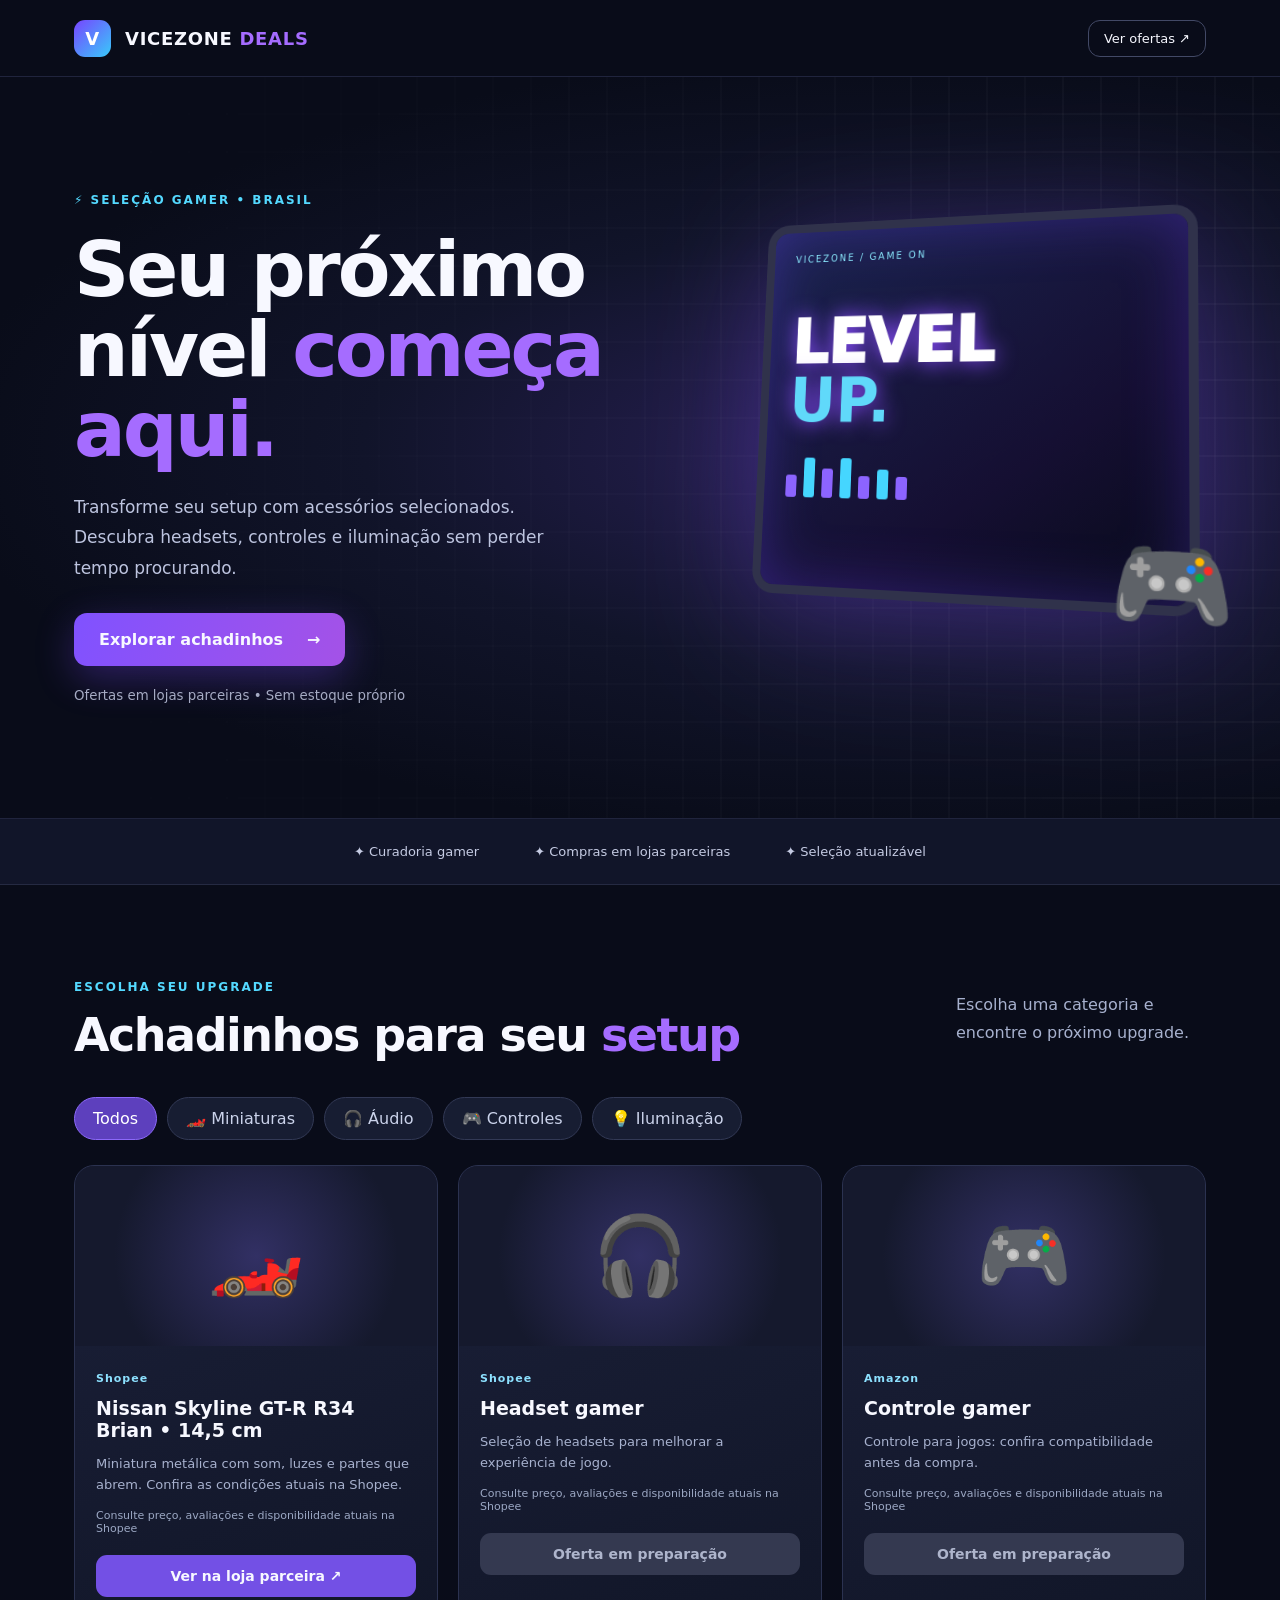
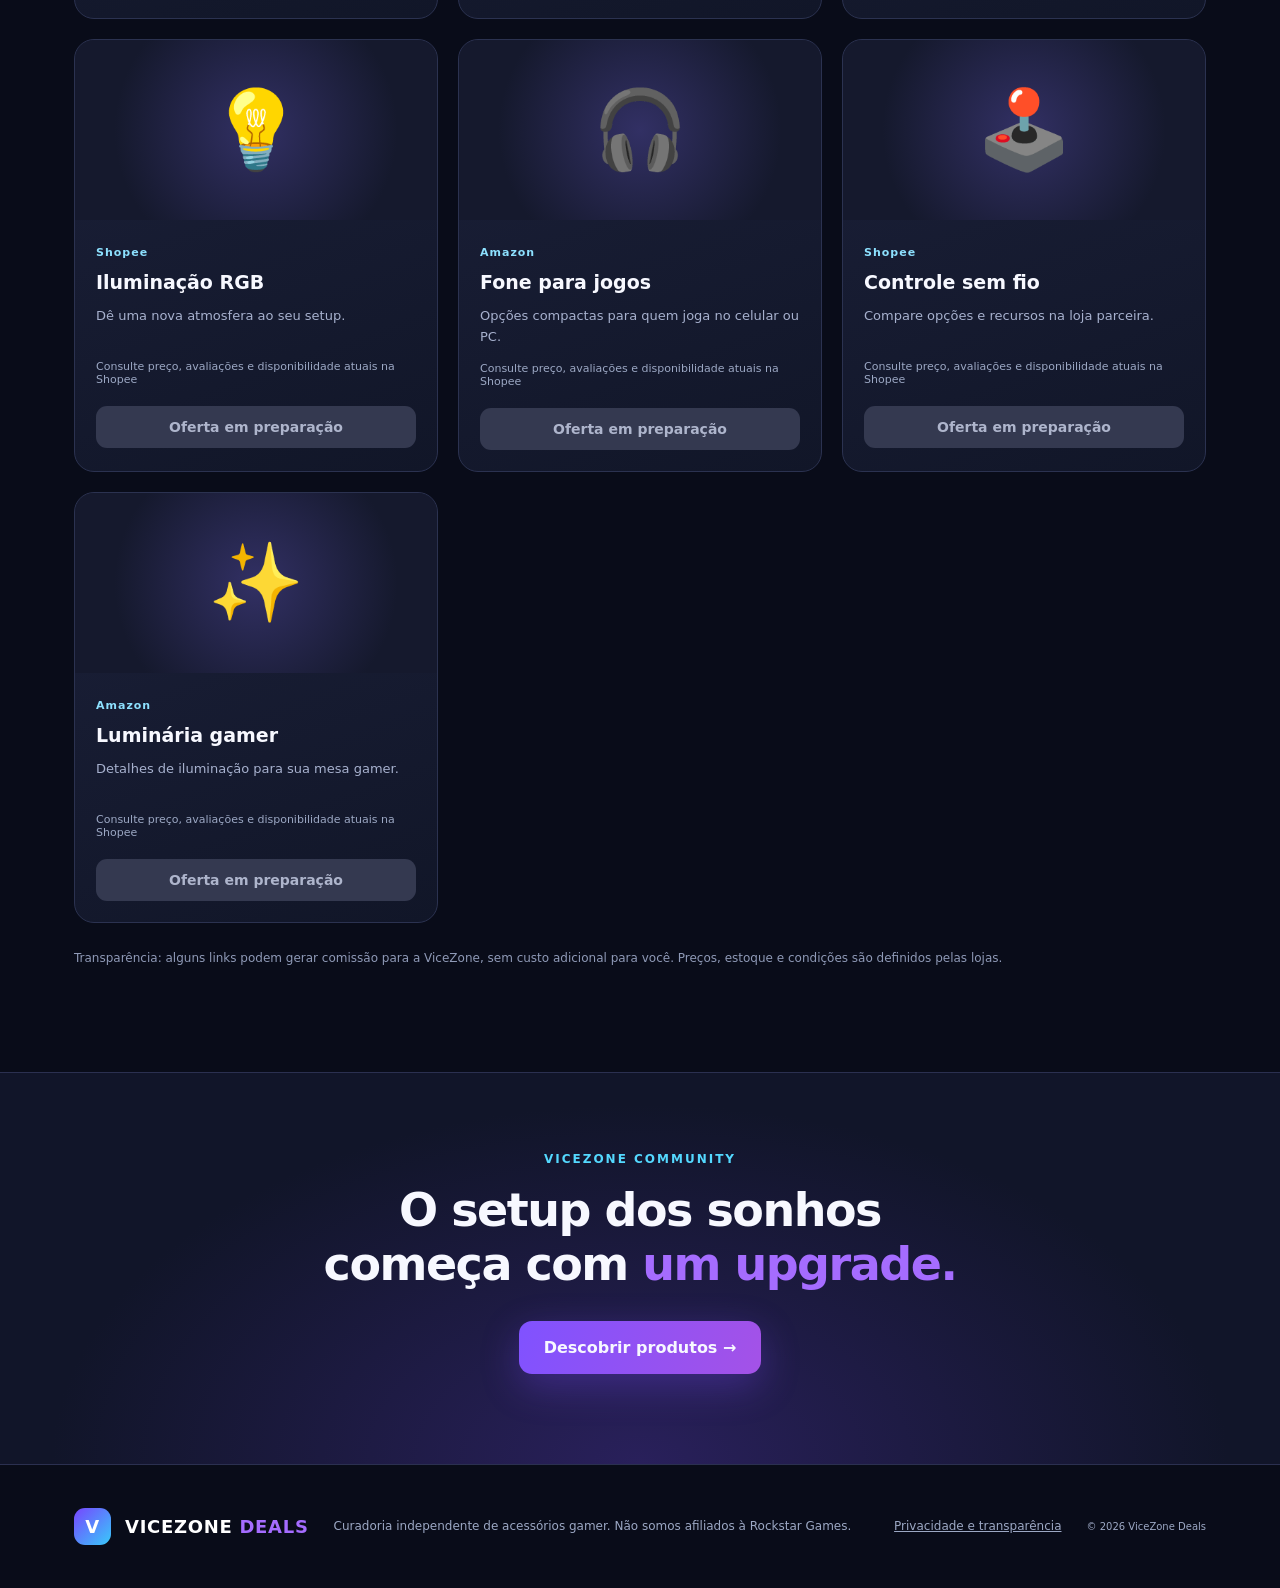
<file: index.html>
<!doctype html><html lang="pt-BR"><head><meta charset="utf-8"><meta name="viewport" content="width=device-width,initial-scale=1"><meta name="theme-color" content="#090c19"><meta name="description" content="ViceZone Deals: acessórios gamer selecionados, setups e achadinhos."><title>ViceZone Deals | Seu próximo nível</title><link rel="icon" type="image/svg+xml" href="favicon.svg"><link rel="stylesheet" href="assets/styles.css"></head><body><header class="top"><a class="logo" href="./"><span class="mark">V</span> VICEZONE <b>DEALS</b></a><a class="toplink" href="#ofertas">Ver ofertas ↗</a></header><main><section class="hero"><div class="glow"></div><div class="hero-inner"><span class="eyebrow">⚡ SELEÇÃO GAMER • BRASIL</span><h1>Seu próximo nível <em>começa aqui.</em></h1><p>Transforme seu setup com acessórios selecionados. Descubra headsets, controles e iluminação sem perder tempo procurando.</p><a class="cta" href="#ofertas">Explorar achadinhos <span>→</span></a><small>Ofertas em lojas parceiras • Sem estoque próprio</small></div><div class="hero-art"><div class="screen"><div class="screen-top">VICEZONE / GAME ON</div><div class="neon">LEVEL<br><strong>UP.</strong></div><div class="bars"><i></i><i></i><i></i><i></i><i></i><i></i><i></i></div></div><div class="controller">🎮</div></div></section><section class="features"><span>✦ Curadoria gamer</span><span>✦ Compras em lojas parceiras</span><span>✦ Seleção atualizável</span></section><section class="catalog" id="ofertas"><div class="section-heading"><div><span class="eyebrow">ESCOLHA SEU UPGRADE</span><h2>Achadinhos para seu <em>setup</em></h2></div><p>Escolha uma categoria e encontre o próximo upgrade.</p></div><div class="filters" role="group" aria-label="Filtrar produtos"><button class="active" data-filter="todos">Todos</button><button data-filter="miniaturas">🏎️ Miniaturas</button><button data-filter="audio">🎧 Áudio</button><button data-filter="controles">🎮 Controles</button><button data-filter="iluminacao">💡 Iluminação</button></div><div class="grid" id="products" aria-live="polite"></div><p class="disclaimer">Transparência: alguns links podem gerar comissão para a ViceZone, sem custo adicional para você. Preços, estoque e condições são definidos pelas lojas.</p></section><section class="bottom"><span class="eyebrow">VICEZONE COMMUNITY</span><h2>O setup dos sonhos começa com <em>um upgrade.</em></h2><a class="cta" href="#ofertas">Descobrir produtos →</a></section></main><footer><div class="logo"><span class="mark">V</span> VICEZONE <b>DEALS</b></div><p>Curadoria independente de acessórios gamer. Não somos afiliados à Rockstar Games.</p><a href="politica.html">Privacidade e transparência</a><small>© <span id="year"></span> ViceZone Deals</small></footer><script type="module" src="js/app.js"></script></body></html>
</file>
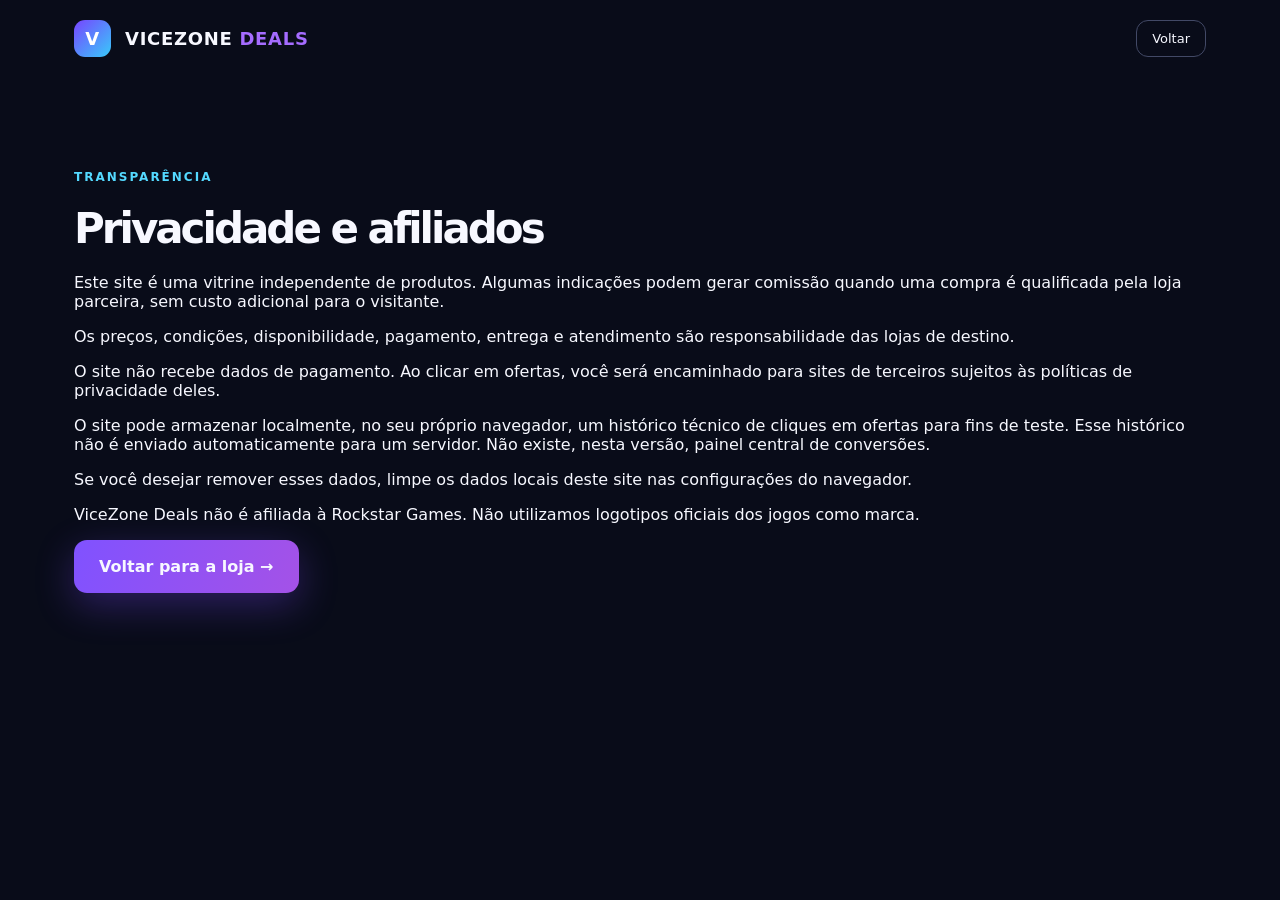
<file: politica.html>
<!doctype html><html lang="pt-BR"><head><meta charset="utf-8"><meta name="viewport" content="width=device-width,initial-scale=1"><title>Privacidade | ViceZone Deals</title><link rel="icon" type="image/svg+xml" href="favicon.svg"><link rel="stylesheet" href="assets/styles.css"></head><body><header class="top"><a class="logo" href="./"><span class="mark">V</span> VICEZONE <b>DEALS</b></a><a class="toplink" href="./">Voltar</a></header><main class="catalog"><span class="eyebrow">TRANSPARÊNCIA</span><h1 style="font-size:42px">Privacidade e afiliados</h1><p>Este site é uma vitrine independente de produtos. Algumas indicações podem gerar comissão quando uma compra é qualificada pela loja parceira, sem custo adicional para o visitante.</p><p>Os preços, condições, disponibilidade, pagamento, entrega e atendimento são responsabilidade das lojas de destino.</p><p>O site não recebe dados de pagamento. Ao clicar em ofertas, você será encaminhado para sites de terceiros sujeitos às políticas de privacidade deles.</p><p>O site pode armazenar localmente, no seu próprio navegador, um histórico técnico de cliques em ofertas para fins de teste. Esse histórico não é enviado automaticamente para um servidor. Não existe, nesta versão, painel central de conversões.</p><p>Se você desejar remover esses dados, limpe os dados locais deste site nas configurações do navegador.</p><p>ViceZone Deals não é afiliada à Rockstar Games. Não utilizamos logotipos oficiais dos jogos como marca.</p><a class="cta" href="./">Voltar para a loja →</a></main></body></html>
</file>
<file: assets/styles.css>
:root{color-scheme:dark;--bg:#090c19;--card:#151a2e;--line:#29304b;--text:#f7f8ff;--muted:#a7b1ce;--purple:#a56cff;--cyan:#54d9ff}*{box-sizing:border-box}html{scroll-behavior:smooth}body{margin:0;background:var(--bg);color:var(--text);font-family:Inter,system-ui,-apple-system,Segoe UI,Arial,sans-serif}a{color:inherit;text-decoration:none}button{font:inherit;cursor:pointer}.top{height:76px;max-width:1180px;margin:auto;padding:0 24px;display:flex;align-items:center;justify-content:space-between}.logo{display:flex;align-items:center;gap:7px;font-size:18px;font-weight:900;letter-spacing:.7px}.logo b{color:var(--purple)}.mark{display:grid;place-items:center;background:linear-gradient(135deg,#7745ff,#38cafa);width:37px;height:37px;border-radius:11px;color:white;margin-right:7px}.toplink{border:1px solid #424966;padding:10px 15px;border-radius:12px;font-size:13px}.hero{position:relative;overflow:hidden;background:radial-gradient(ellipse at 70% 50%,#292057 0%,#11142a 42%,#090c19 75%);border-block:1px solid #20243d}.hero:before{content:'';position:absolute;inset:0;background:linear-gradient(transparent 95%,#ffffff08 96%),linear-gradient(90deg,transparent 95%,#ffffff08 96%);background-size:38px 38px;mask-image:linear-gradient(90deg,transparent,#000)}.hero-inner{position:relative;z-index:1;max-width:1180px;margin:auto;padding:112px 24px 115px;width:100%}.eyebrow{font-size:12px;font-weight:800;letter-spacing:2px;color:var(--cyan)}h1{font-size:clamp(43px,6vw,79px);line-height:1.04;max-width:710px;letter-spacing:-3px;margin:22px 0}h1 em,h2 em{font-style:normal;color:var(--purple)}.hero p{font-size:17px;line-height:1.8;max-width:520px;color:#bdc4df;margin-bottom:30px}.cta{display:inline-flex;align-items:center;gap:24px;padding:17px 25px;background:linear-gradient(110deg,#8052ff,#a452e7);font-weight:800;border-radius:13px;box-shadow:0 12px 38px #7d49ff50}.cta:hover{filter:brightness(1.15)}.hero small{display:block;margin-top:22px;color:#a6abc4}.hero-art{position:absolute;right:7%;top:18%;width:35%;transform:perspective(800px) rotateY(-13deg) rotateX(6deg);filter:drop-shadow(0 20px 65px #7e4cf64f)}.screen{aspect-ratio:1.15;background:linear-gradient(145deg,#1b2450,#150f32 65%,#080b1a);border:9px solid #30324b;border-radius:23px;padding:24px;box-shadow:inset 0 0 60px #6d42fb50}.screen-top{font-size:10px;color:#8beaff;letter-spacing:2px}.neon{margin-top:55px;font-size:clamp(30px,5vw,80px);font-weight:1000;line-height:.95;color:#fff;text-shadow:0 0 22px #8a4dff}.neon strong{color:#60d9fa}.bars{display:flex;align-items:end;gap:8px;height:45px;margin-top:25px}.bars i{width:12px;background:#8c64ff;height:50%;border-radius:3px}.bars i:nth-child(2n){height:90%;background:#45d6ff}.bars i:nth-child(3n){height:65%}.controller{position:absolute;right:-30px;bottom:-25px;font-size:90px}.features{display:flex;justify-content:center;gap:55px;flex-wrap:wrap;padding:25px;background:#111529;border-bottom:1px solid #252a42;color:#c5cbe3;font-size:13px}.catalog{max-width:1180px;margin:auto;padding:90px 24px}.section-heading{display:flex;justify-content:space-between;align-items:end;gap:25px}.section-heading p{max-width:250px;color:var(--muted);line-height:1.7}.section-heading h2,.bottom h2{font-size:clamp(29px,4vw,46px);letter-spacing:-1.5px;margin:13px 0 0}.filters{display:flex;flex-wrap:wrap;gap:10px;margin:35px 0 25px}.filters button{background:#171d32;border:1px solid #323955;color:#cbd3eb;padding:11px 18px;border-radius:99px}.filters button.active,.filters button:hover{background:#5d40bd;color:white;border-color:#8c69f9}.grid{display:grid;grid-template-columns:repeat(3,minmax(0,1fr));gap:20px}.product{background:linear-gradient(160deg,#1b2039,#111628);border:1px solid #2b3250;border-radius:20px;overflow:hidden;transition:transform .2s}.product:hover{transform:translateY(-4px);border-color:#6954a8}.visual{height:180px;background:radial-gradient(circle at center,#323064,#15192d 70%);display:grid;place-items:center;font-size:77px}.product-body{padding:21px}.store{font-size:11px;letter-spacing:1px;font-weight:800;color:#8de1ff}.product h3{font-size:19px;margin:11px 0}.product p{font-size:13px;line-height:1.6;color:var(--muted);min-height:40px}.product a,.product .disabled{display:block;text-align:center;padding:13px;background:#7350e5;border-radius:11px;font-size:14px;font-weight:800;margin-top:20px}.product .disabled{background:#343950;color:#aeb5cc;cursor:not-allowed}.disclaimer{color:#8f9ab7;font-size:12px;line-height:1.8;margin-top:25px}.bottom{text-align:center;padding:75px 20px 90px;background:radial-gradient(ellipse at 50% 100%,#29205b,#111529 65%);border-block:1px solid #2b3050}.bottom h2{max-width:650px;margin:16px auto 30px}footer{max-width:1180px;margin:auto;padding:40px 24px;display:flex;gap:25px;align-items:center;flex-wrap:wrap;color:#9ca8c4;font-size:12px}footer .logo{color:white}footer p{flex:1;min-width:180px;line-height:1.6}footer a{text-decoration:underline}@media(max-width:900px){.hero-art{opacity:.17;width:60%;right:-10%;top:15%}.hero-inner{padding-block:85px}.grid{grid-template-columns:repeat(2,minmax(0,1fr))}.features{gap:18px}}@media(max-width:580px){.top{height:67px;padding-inline:16px}.logo{font-size:14px}.mark{width:30px;height:30px}.toplink{font-size:11px}.hero-inner{padding:75px 20px 80px}h1{letter-spacing:-1.5px}.hero p{font-size:15px}.hero-art{display:none}.features{justify-content:flex-start;padding:18px 20px;gap:14px}.features span{font-size:11px}.catalog{padding:65px 16px}.section-heading{display:block}.grid{grid-template-columns:1fr}.visual{height:170px}.product p{min-height:0}footer{display:block}footer>*{display:block;margin-bottom:18px}}.product-meta{display:flex;flex-direction:column;gap:6px;margin-top:14px}.product-meta strong{font-size:23px;color:#fff}.product-meta span{font-size:12px;color:#ffcb5b}.product-meta small{font-size:11px;color:#9ca8c4}.visual img{width:100%;height:100%;object-fit:cover;display:block}.product .visual:has(.photo-thumbs){height:270px;position:relative;overflow:hidden}.product .visual:has(.photo-thumbs)>img{height:100%;object-fit:cover}.photo-thumbs{position:absolute;bottom:9px;left:9px;right:9px;display:flex;justify-content:center;gap:7px}.photo-thumbs button{width:39px;height:39px;padding:2px;border:2px solid rgba(255,255,255,.55);border-radius:8px;background:#1118;cursor:pointer;overflow:hidden}.photo-thumbs button.selected{border-color:#a78bfa}.photo-thumbs button img{width:100%;height:100%;object-fit:cover}
</file>
